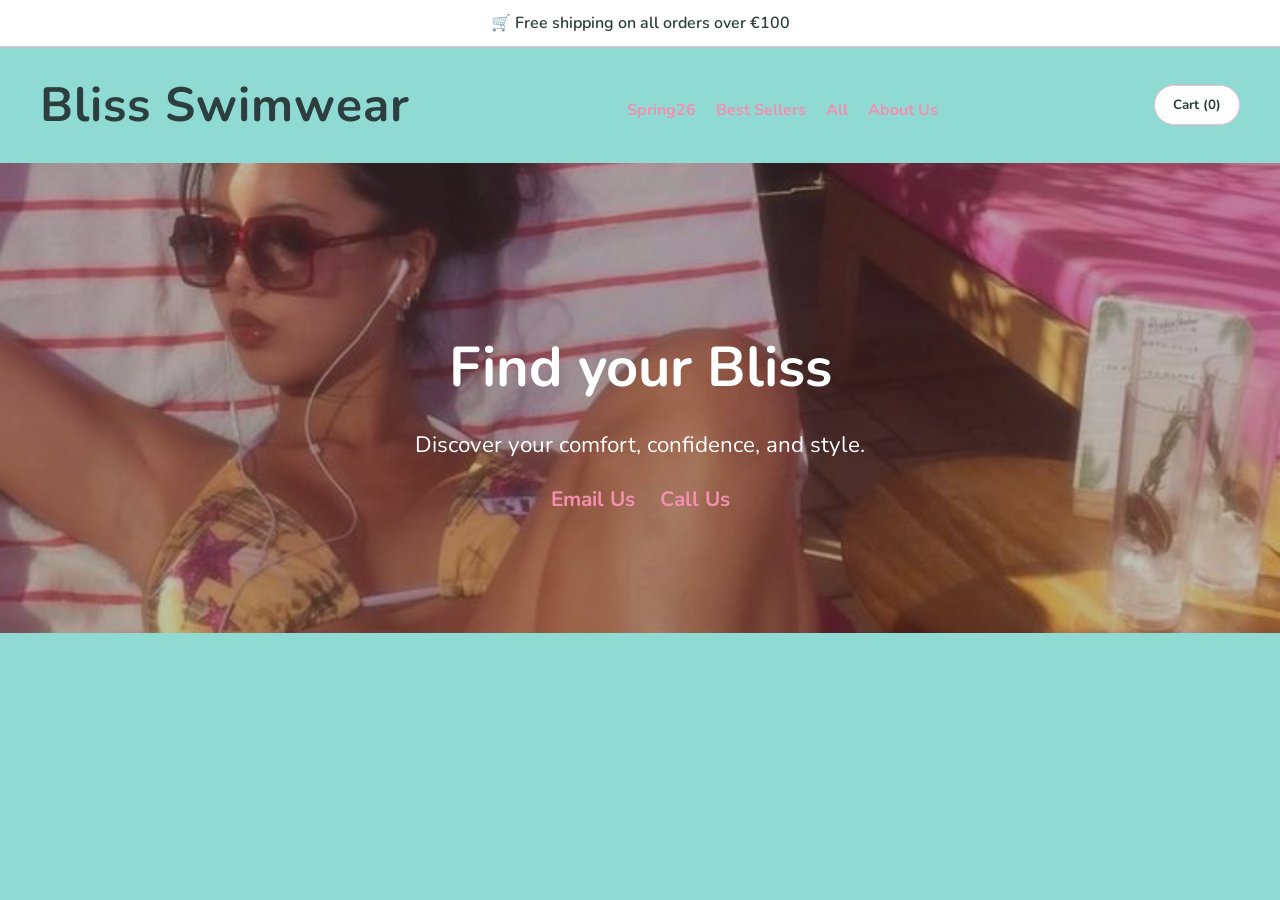
<file: websight/index.html>
<!doctype html>
<html lang="en">
<head>
<meta charset="UTF-8">
<meta name="viewport" content="width=device-width, initial-scale=1.0">
<title>Bliss | Home</title>
<meta name="description" content="Bliss is a modern online bikini store offering stylish, cool and fun beachwear.">

<link href="https://fonts.googleapis.com/css2?family=Nunito:wght@400;700&display=swap" rel="stylesheet">
<link rel="stylesheet" href="style.css">
</head>

<body>

<a href="index.html" class="top-banner">🛒 Free shipping on all orders over €100</a>

<header>
<div class="header-inner">

<h1><a href="index.html">Bliss Swimwear</a></h1>

<nav>
<ul>
<li><a href="spring26.html">Spring26</a></li>
<li><a href="bestsellers.html">Best Sellers</a></li>
<li><a href="all.html">All</a></li>
<li><a href="about.html">About Us</a></li>
</ul>
</nav>

<button class="cart-button" onclick="openCart()">
Cart (<span id="cart-count">0</span>)
</button>

</div>
</header>

<main class="hero">
<h2>Find your Bliss</h2>
<p>Discover your comfort, confidence, and style.</p>

<div class="contact-buttons">
<a href="mailto:info@blissswim.com">Email Us</a>
<a href="tel:+35312345678">Call Us</a>
</div>
</main>

<div id="cart-popup" class="cart-popup">
<div class="cart-box">

<span class="close-cart" onclick="closeCart()">×</span>

<h2>Your Cart</h2>

<ul id="cart-items"></ul>

<p id="cart-total">Total: €0.00</p>

<button onclick="clearCart()">Clear Cart</button>
<button>Checkout</button>

</div>
</div>

<div id="cart-message">Added to cart!</div>

<script src="script.js"></script>

</body>
</html>
</file>
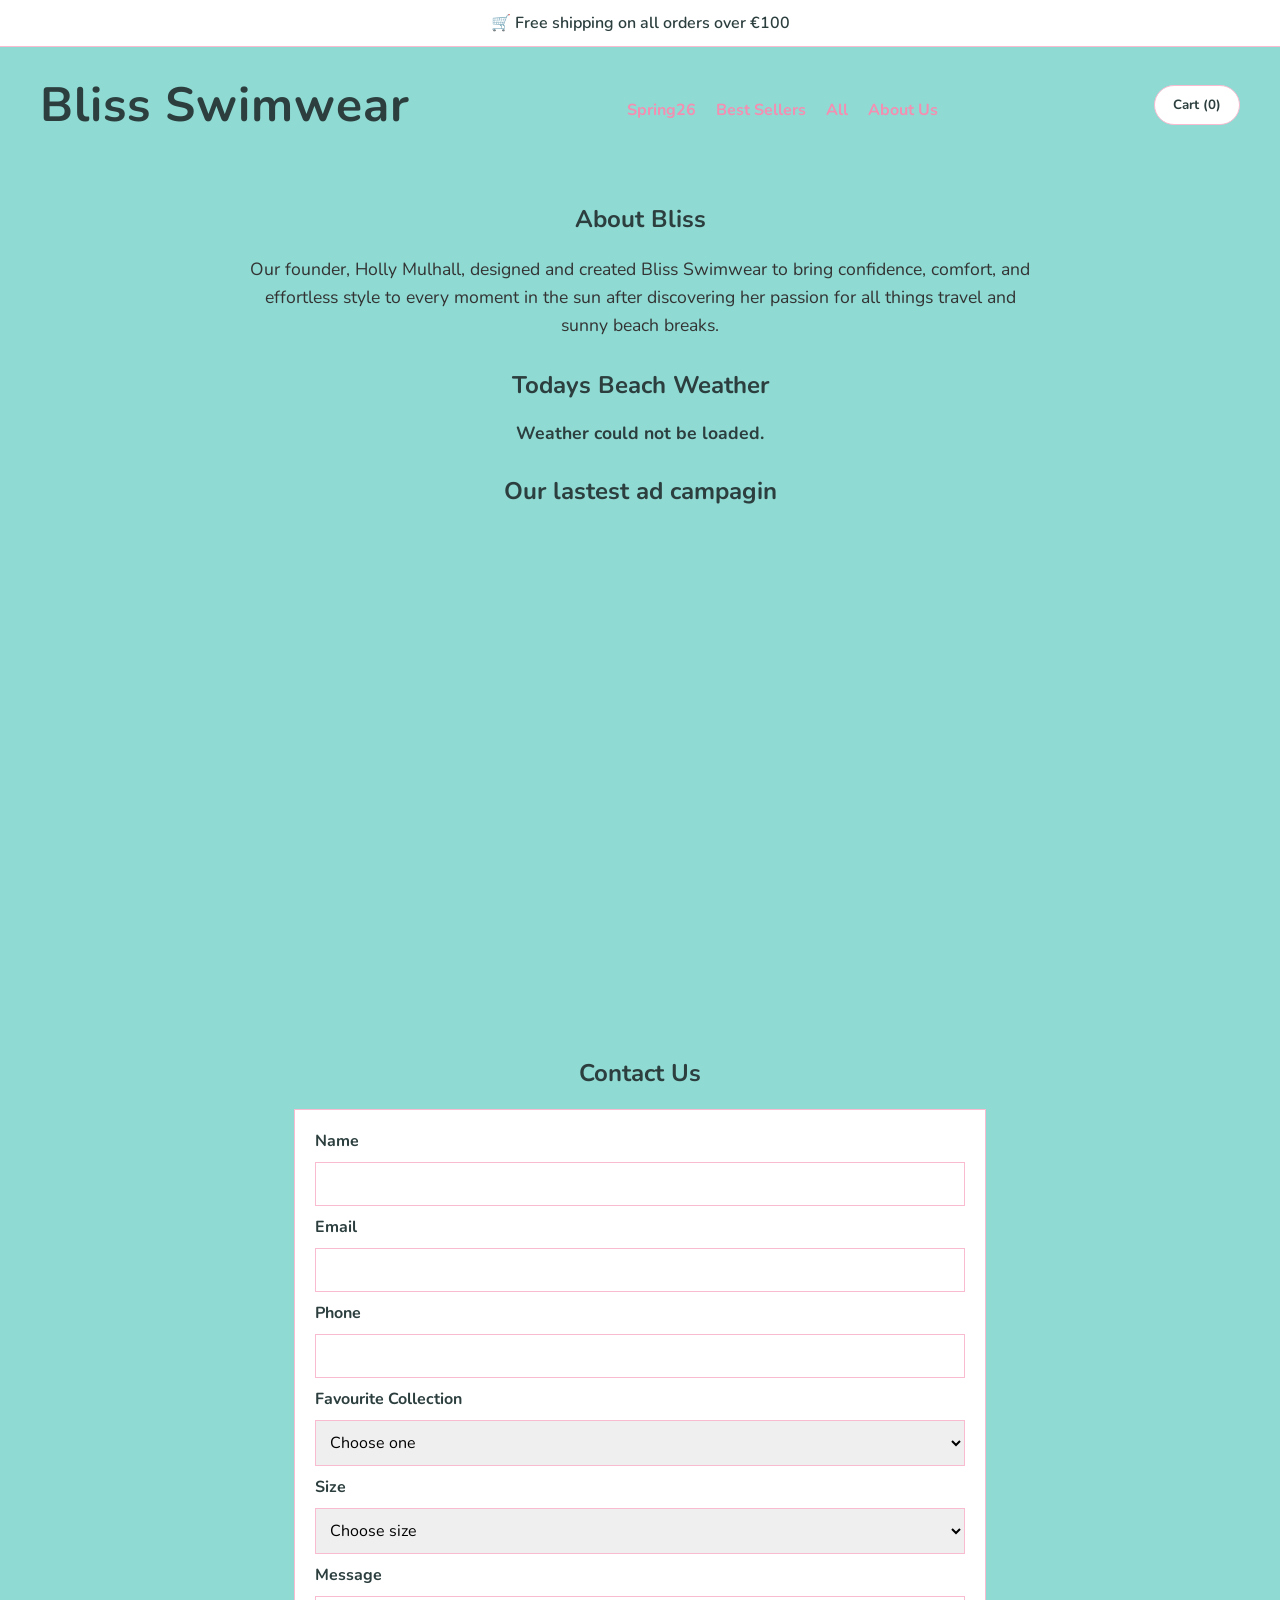
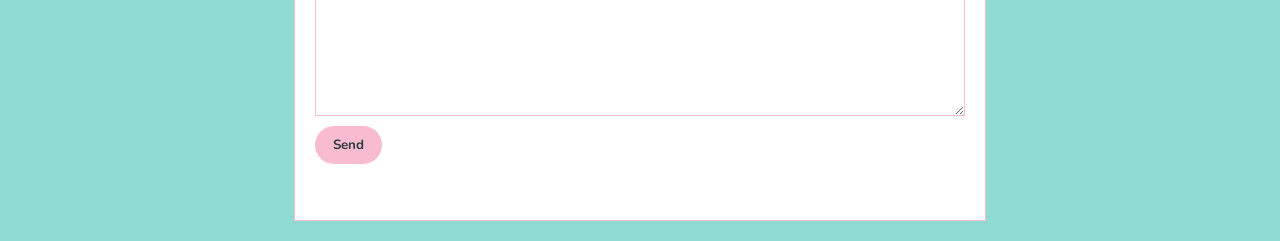
<file: websight/about.html>
<!doctype html>
<html lang="en">
<head>
<meta charset="UTF-8">
<meta name="viewport" content="width=device-width, initial-scale=1.0">
<title>Bliss | About Us</title>
<link href="https://fonts.googleapis.com/css2?family=Nunito:wght@400;700&display=swap" rel="stylesheet">
<link rel="stylesheet" href="style.css">
</head>
<body>

<a href="index.html" class="top-banner">🛒 Free shipping on all orders over €100</a>

<header>
<div class="header-inner">
<h1><a href="index.html">Bliss Swimwear</a></h1>

<nav>
<ul>
<li><a href="spring26.html">Spring26</a></li>
<li><a href="bestsellers.html">Best Sellers</a></li>
<li><a href="all.html">All</a></li>
<li><a href="about.html">About Us</a></li>
</ul>
</nav>

<button class="cart-button" onclick="openCart()">Cart (<span id="cart-count">0</span>)</button>
</div>
</header>

<main>
<h2>About Bliss</h2>

<p class="about-text">
Our founder, Holly Mulhall, designed and created Bliss Swimwear to bring confidence, comfort, and effortless style to every moment in the sun after discovering her passion for all things travel and sunny beach breaks.
</p>

<h2>Todays Beach Weather</h2>
<p id="weather">Loading weather...</p>

<h2>Our lastest ad campagin </h2>

<div class="video-wrap">
  <div class="pinterest-crop">
    <iframe src="https://assets.pinterest.com/ext/embed.html?id=414894184440699321"></iframe>
  </div>
</div>

<h2>Contact Us</h2>

<form id="contact-form" class="contact-form">
<label>Name</label>
<input type="text" id="name">

<label>Email</label>
<input type="email" id="email">

<label>Phone</label>
<input type="text" id="phone">

<label>Favourite Collection</label>
<select id="collection">
<option value="">Choose one</option>
<option>Spring26</option>
<option>Best Sellers</option>
<option>All Products</option>
</select>

<label>Size</label>
<select id="size">
<option value="">Choose size</option>
<option>XS</option>
<option>S</option>
<option>M</option>
<option>L</option>
</select>

<label>Message</label>
<textarea id="message"></textarea>

<button type="submit">Send</button>
<p id="form-message"></p>
</form>

</main>
<div id="cart-popup" class="cart-popup">
<div class="cart-box">
<span class="close-cart" onclick="closeCart()">&times;</span>
<h2>Your Cart</h2>
<ul id="cart-items"></ul>
<div class="cart-footer">
<p id="cart-total">Total: €0.00</p>
<div class="cart-actions">
<button class="clear-cart-btn" onclick="clearCart()">Clear Cart</button>
<button class="checkout-btn">Checkout</button>
</div>
</div>
</div>
</div>

<div id="cart-message">Added to cart!</div>

<script src="script.js"></script>
</body>
</html>
</file>
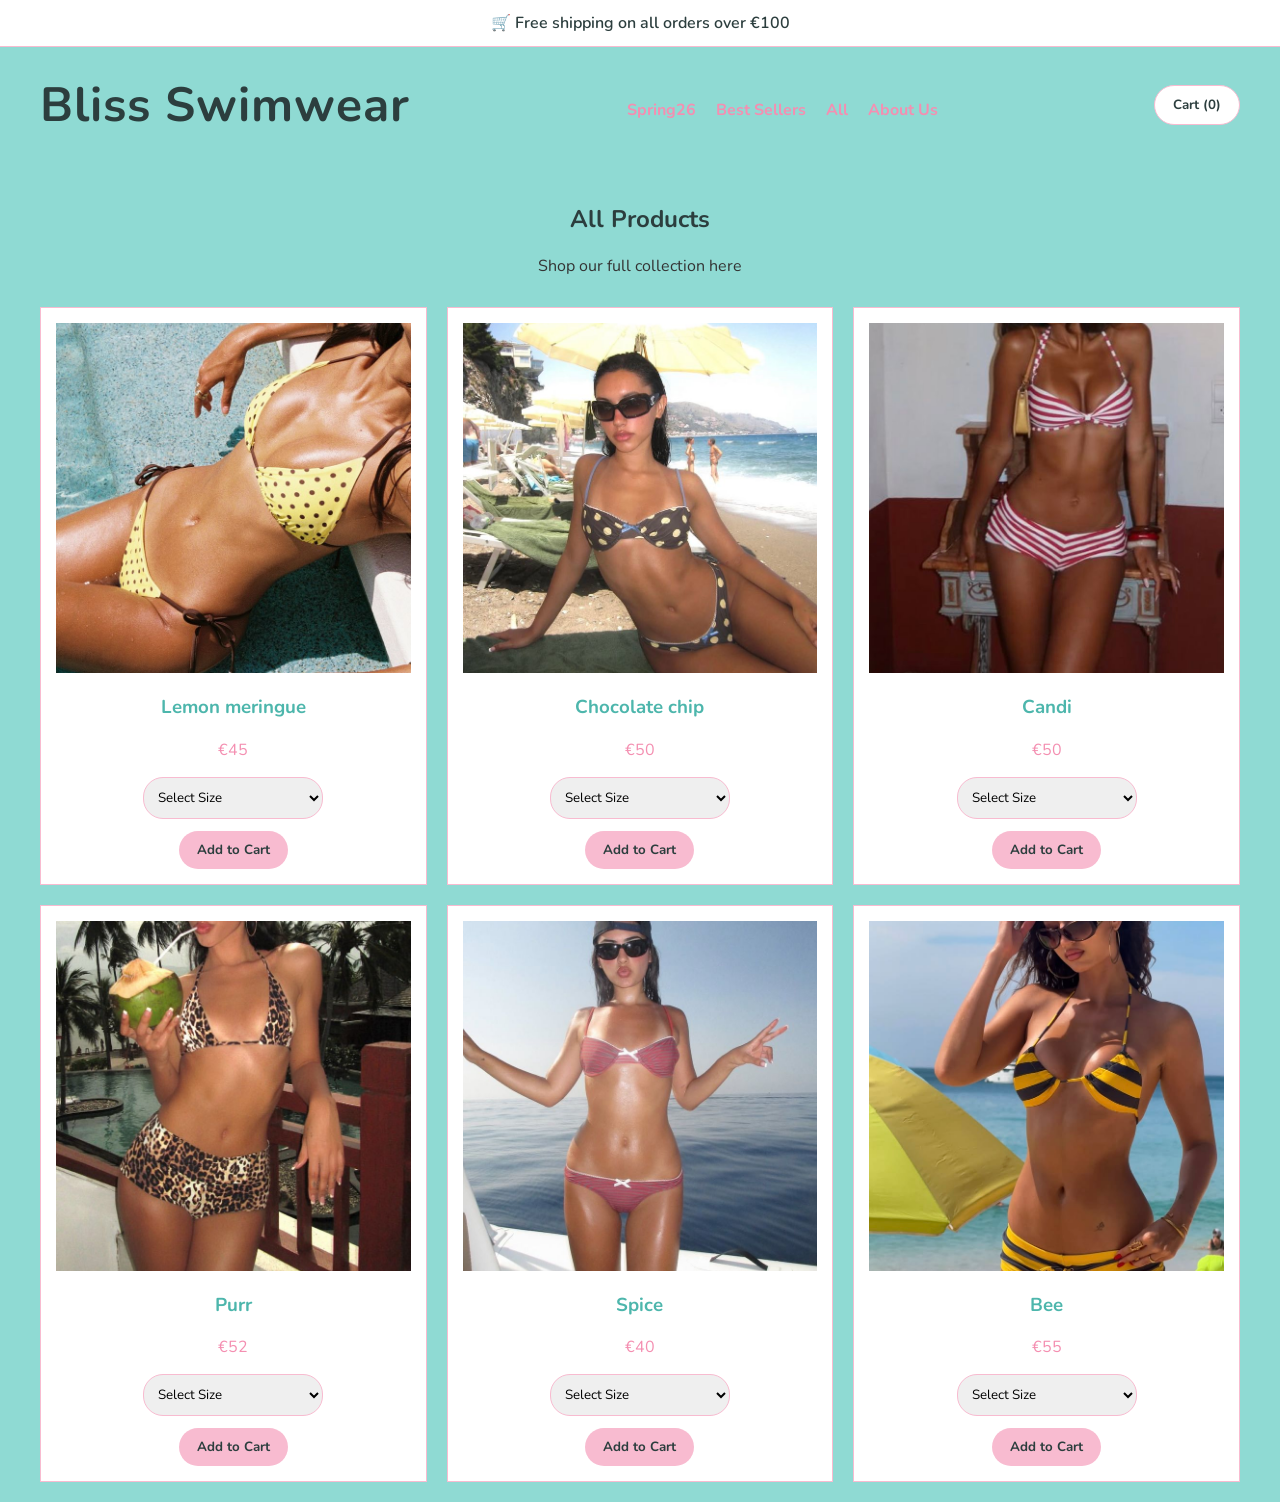
<file: websight/all.html>
<!doctype html>
<html lang="en">
<head>
<meta charset="UTF-8">
<meta name="viewport" content="width=device-width, initial-scale=1.0">
<title>Bliss | All Products</title>
<link href="https://fonts.googleapis.com/css2?family=Nunito:wght@400;700&display=swap" rel="stylesheet">
<link rel="stylesheet" href="style.css">
</head>
<body>

<a href="index.html" class="top-banner">🛒 Free shipping on all orders over €100</a>

<header>
<div class="header-inner">
<h1><a href="index.html">Bliss Swimwear</a></h1>

<nav>
<ul>
<li><a href="spring26.html">Spring26</a></li>
<li><a href="bestsellers.html">Best Sellers</a></li>
<li><a href="all.html">All</a></li>
<li><a href="about.html">About Us</a></li>
</ul>
</nav>

<button class="cart-button" onclick="openCart()">Cart (<span id="cart-count">0</span>)</button>
</div>
</header>

<main>
<h2>All Products</h2>
<p>Shop our full collection here</p>

<div class="product-grid">
<div class="product-card">
<img src="lemon-meringue.jpg" alt="Lemon meringue bikini" class="product-image">
<h3>Lemon meringue</h3>
<p>€45</p>
<select id="size-lemon-all" class="size-select">
<option value="">Select Size</option>
<option value="XS">XS</option>
<option value="S">S</option>
<option value="M">M</option>
<option value="L">L</option>
</select>
<br>
<button onclick="addToCart('Lemon meringue', 45, 'size-lemon-all')">Add to Cart</button>
</div>

<div class="product-card">
<img src="chocolate-chip.jpg" alt="Chocolate chip bikini" class="product-image">
<h3>Chocolate chip</h3>
<p>€50</p>
<select id="size-chocolate-all" class="size-select">
<option value="">Select Size</option>
<option value="XS">XS</option>
<option value="S">S</option>
<option value="M">M</option>
<option value="L">L</option>
</select>
<br>
<button onclick="addToCart('Chocolate chip', 50, 'size-chocolate-all')">Add to Cart</button>
</div>

<div class="product-card">
<img src="candi.jpg" alt="Candi bikini" class="product-image">
<h3>Candi</h3>
<p>€50</p>
<select id="size-candi-all" class="size-select">
<option value="">Select Size</option>
<option value="XS">XS</option>
<option value="S">S</option>
<option value="M">M</option>
<option value="L">L</option>
</select>
<br>
<button onclick="addToCart('Candi', 50, 'size-candi-all')">Add to Cart</button>
</div>

<div class="product-card">
<img src="purr.jpg" alt="Purr bikini" class="product-image">
<h3>Purr</h3>
<p>€52</p>
<select id="size-purr-all" class="size-select">
<option value="">Select Size</option>
<option value="XS">XS</option>
<option value="S">S</option>
<option value="M">M</option>
<option value="L">L</option>
</select>
<br>
<button onclick="addToCart('Purr', 52, 'size-purr-all')">Add to Cart</button>
</div>

<div class="product-card">
<img src="spice.jpg" alt="Spice bikini" class="product-image">
<h3>Spice</h3>
<p>€40</p>
<select id="size-spice-all" class="size-select">
<option value="">Select Size</option>
<option value="XS">XS</option>
<option value="S">S</option>
<option value="M">M</option>
<option value="L">L</option>
</select>
<br>
<button onclick="addToCart('Spice', 40, 'size-spice-all')">Add to Cart</button>
</div>

<div class="product-card">
<img src="bee.jpg" alt="Bee bikini" class="product-image">
<h3>Bee</h3>
<p>€55</p>
<select id="size-bee-all" class="size-select">
<option value="">Select Size</option>
<option value="XS">XS</option>
<option value="S">S</option>
<option value="M">M</option>
<option value="L">L</option>
</select>
<br>
<button onclick="addToCart('Bee', 55, 'size-bee-all')">Add to Cart</button>
</div>
</div>
</main>

<div id="cart-popup" class="cart-popup">
<div class="cart-box">
<span class="close-cart" onclick="closeCart()">&times;</span>
<h2>Your Cart</h2>
<ul id="cart-items"></ul>
<div class="cart-footer">
<p id="cart-total">Total: €0.00</p>
<div class="cart-actions">
<button class="clear-cart-btn" onclick="clearCart()">Clear Cart</button>
<button class="checkout-btn">Checkout</button>
</div>
</div>
</div>
</div>

<div id="cart-message">Added to cart!</div>

<script src="script.js"></script>
</body>
</html>
</file>
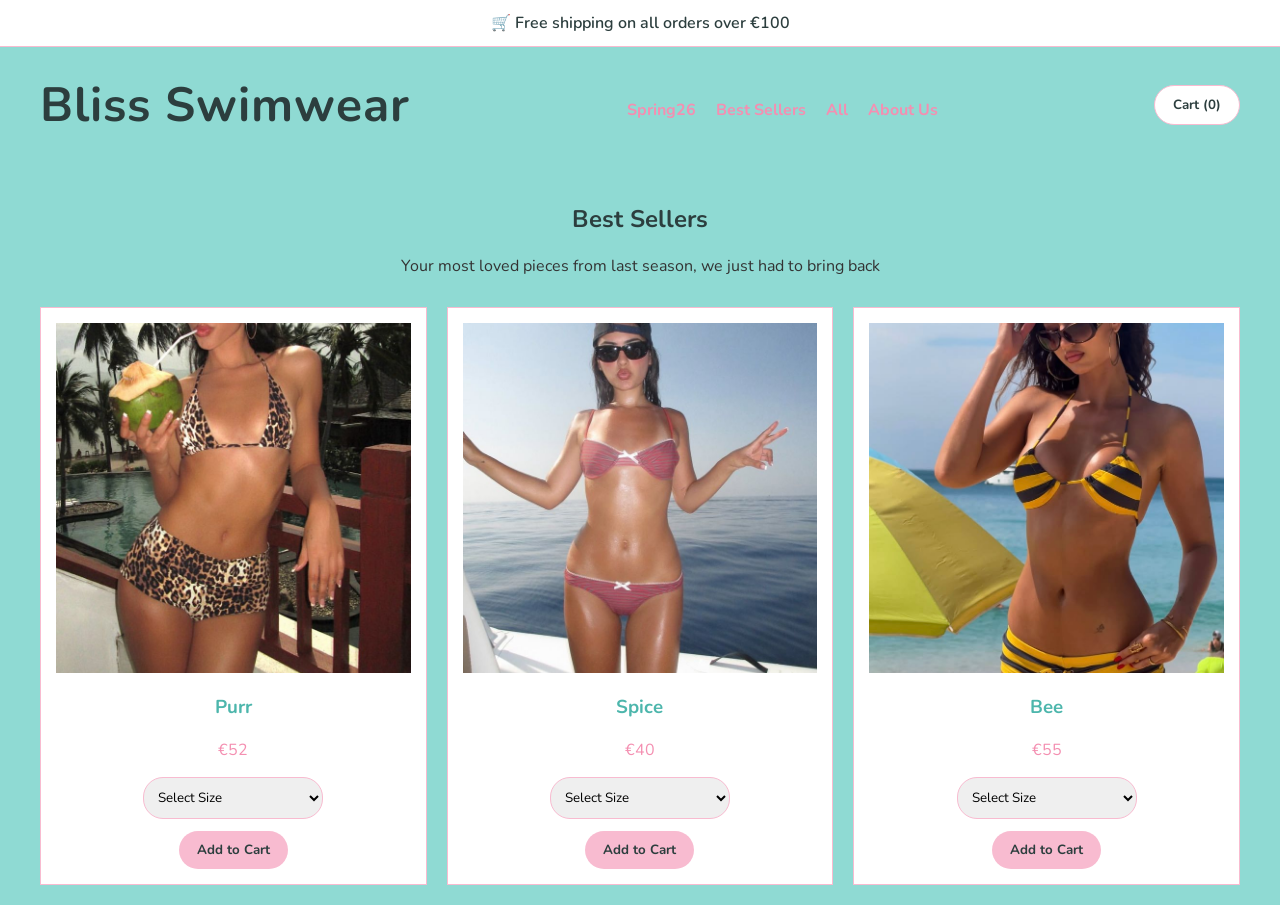
<file: websight/bestsellers.html>
<!doctype html>
<html lang="en">
<head>
<meta charset="UTF-8">
<meta name="viewport" content="width=device-width, initial-scale=1.0">
<title>Bliss | Best Sellers</title>
<link href="https://fonts.googleapis.com/css2?family=Nunito:wght@400;700&display=swap" rel="stylesheet">
<link rel="stylesheet" href="style.css">
</head>
<body>

<a href="index.html" class="top-banner">🛒 Free shipping on all orders over €100</a>

<header>
<div class="header-inner">
<h1><a href="index.html">Bliss Swimwear</a></h1>

<nav>
<ul>
<li><a href="spring26.html">Spring26</a></li>
<li><a href="bestsellers.html">Best Sellers</a></li>
<li><a href="all.html">All</a></li>
<li><a href="about.html">About Us</a></li>
</ul>
</nav>

<button class="cart-button" onclick="openCart()">Cart (<span id="cart-count">0</span>)</button>
</div>
</header>

<main>
<h2>Best Sellers</h2>
<p>Your most loved pieces from last season, we just had to bring back</p>

<div class="product-grid">
<div class="product-card">
<img src="purr.jpg" alt="Purr bikini" class="product-image">
<h3>Purr</h3>
<p>€52</p>
<select id="size-purr" class="size-select">
<option value="">Select Size</option>
<option value="XS">XS</option>
<option value="S">S</option>
<option value="M">M</option>
<option value="L">L</option>
</select>
<br>
<button onclick="addToCart('Purr', 52, 'size-purr')">Add to Cart</button>
</div>

<div class="product-card">
<img src="spice.jpg" alt="Spice bikini" class="product-image">
<h3>Spice</h3>
<p>€40</p>
<select id="size-spice" class="size-select">
<option value="">Select Size</option>
<option value="XS">XS</option>
<option value="S">S</option>
<option value="M">M</option>
<option value="L">L</option>
</select>
<br>
<button onclick="addToCart('Spice', 40, 'size-spice')">Add to Cart</button>
</div>

<div class="product-card">
<img src="bee.jpg" alt="Bee bikini" class="product-image">
<h3>Bee</h3>
<p>€55</p>
<select id="size-bee" class="size-select">
<option value="">Select Size</option>
<option value="XS">XS</option>
<option value="S">S</option>
<option value="M">M</option>
<option value="L">L</option>
</select>
<br>
<button onclick="addToCart('Bee', 55, 'size-bee')">Add to Cart</button>
</div>
</div>
</main>

<div id="cart-popup" class="cart-popup">
<div class="cart-box">
<span class="close-cart" onclick="closeCart()">&times;</span>
<h2>Your Cart</h2>
<ul id="cart-items"></ul>
<div class="cart-footer">
<p id="cart-total">Total: €0.00</p>
<div class="cart-actions">
<button class="clear-cart-btn" onclick="clearCart()">Clear Cart</button>
<button class="checkout-btn">Checkout</button>
</div>
</div>
</div>
</div>

<div id="cart-message">Added to cart!</div>

<script src="script.js"></script>
</body>
</html>
</file>
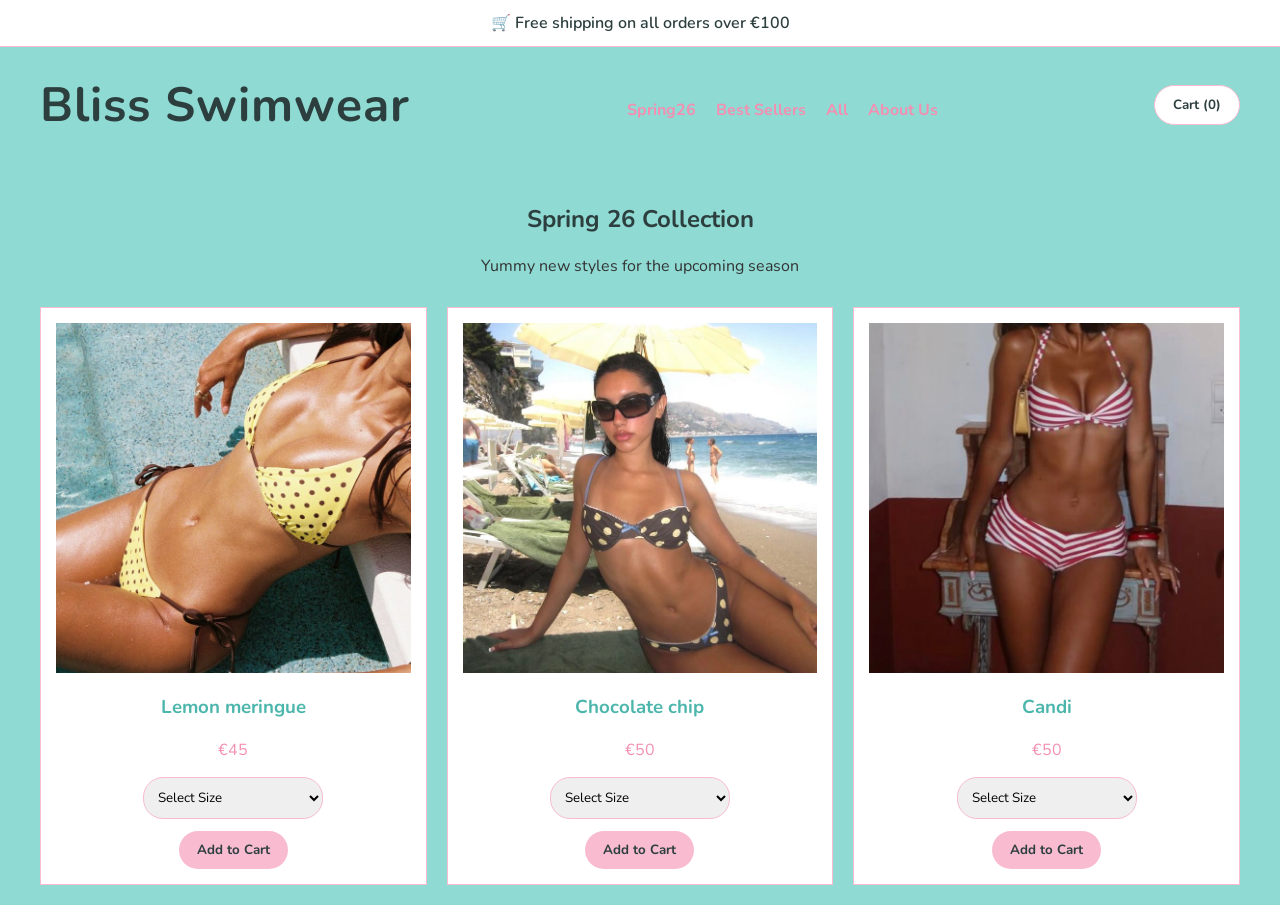
<file: websight/spring26.html>
<!doctype html>
<html lang="en">
<head>
<meta charset="UTF-8">
<meta name="viewport" content="width=device-width, initial-scale=1.0">
<title>Bliss | Spring26</title>
<link href="https://fonts.googleapis.com/css2?family=Nunito:wght@400;700&display=swap" rel="stylesheet">
<link rel="stylesheet" href="style.css">
</head>
<body>

<a href="index.html" class="top-banner">🛒 Free shipping on all orders over €100</a>

<header>
<div class="header-inner">
<h1><a href="index.html">Bliss Swimwear</a></h1>

<nav>
<ul>
<li><a href="spring26.html">Spring26</a></li>
<li><a href="bestsellers.html">Best Sellers</a></li>
<li><a href="all.html">All</a></li>
<li><a href="about.html">About Us</a></li>
</ul>
</nav>

<button class="cart-button" onclick="openCart()">Cart (<span id="cart-count">0</span>)</button>
</div>
</header>

<main>
<h2>Spring 26 Collection</h2>
<p>Yummy new styles for the upcoming season</p>

<div class="product-grid">
<div class="product-card">
<img src="lemon-meringue.jpg" alt="Lemon meringue bikini" class="product-image">
<h3>Lemon meringue</h3>
<p>€45</p>
<select id="size-lemon" class="size-select">
<option value="">Select Size</option>
<option value="XS">XS</option>
<option value="S">S</option>
<option value="M">M</option>
<option value="L">L</option>
</select>
<br>
<button onclick="addToCart('Lemon meringue', 45, 'size-lemon')">Add to Cart</button>
</div>

<div class="product-card">
<img src="chocolate-chip.jpg" alt="Chocolate chip bikini" class="product-image">
<h3>Chocolate chip</h3>
<p>€50</p>
<select id="size-chocolate" class="size-select">
<option value="">Select Size</option>
<option value="XS">XS</option>
<option value="S">S</option>
<option value="M">M</option>
<option value="L">L</option>
</select>
<br>
<button onclick="addToCart('Chocolate chip', 50, 'size-chocolate')">Add to Cart</button>
</div>

<div class="product-card">
<img src="candi.jpg" alt="Candi bikini" class="product-image">
<h3>Candi</h3>
<p>€50</p>
<select id="size-candi" class="size-select">
<option value="">Select Size</option>
<option value="XS">XS</option>
<option value="S">S</option>
<option value="M">M</option>
<option value="L">L</option>
</select>
<br>
<button onclick="addToCart('Candi', 50, 'size-candi')">Add to Cart</button>
</div>
</div>
</main>

<div id="cart-popup" class="cart-popup">
<div class="cart-box">
<span class="close-cart" onclick="closeCart()">&times;</span>
<h2>Your Cart</h2>
<ul id="cart-items"></ul>
<div class="cart-footer">
<p id="cart-total">Total: €0.00</p>
<div class="cart-actions">
<button class="clear-cart-btn" onclick="clearCart()">Clear Cart</button>
<button class="checkout-btn">Checkout</button>
</div>
</div>
</div>
</div>

<div id="cart-message">Added to cart!</div>

<script src="script.js"></script>
</body>
</html>
</file>
<file: websight/style.css>
body {
font-family: 'Nunito', sans-serif;
margin: 0;
padding: 0;
background: #8fdad3;
color: #333;
text-align: center;
}

.top-banner {
display: block;
background: white;
color: #2c3e3e;
text-decoration: none;
padding: 12px;
border-bottom: 1px solid #f8bbd0;
font-weight: 600;
}

.top-banner:hover {
background: #fdf2f7;
color: #ec407a;
}

header {
background: #8fdad3;
padding: 25px 20px;
}

.header-inner {
max-width: 1200px;
margin: auto;
display: flex;
justify-content: space-between;
align-items: center;
flex-wrap: wrap;
gap: 20px;
}

header h1 {
margin: 0;
font-size: 3em;
letter-spacing: 1px;
}

header h1 a {
color: #2c3e3e;
text-decoration: none;
}

header h1 a:visited {
color: #2c3e3e;
}

header h1 a:hover {
color: #f48fb1;
}

header h1 a:active {
color: #2c3e3e;
}

nav ul {
list-style: none;
padding: 0;
margin: 10px 0 0 0;
display: flex;
gap: 20px;
flex-wrap: wrap;
justify-content: center;
}

nav a {
text-decoration: none;
color: #f48fb1;
font-weight: bold;
}

nav a:hover {
color: #ec407a;
}

.cart-button {
background: white;
color: #2c3e3e;
border: 1px solid #f8bbd0;
padding: 10px 18px;
border-radius: 20px;
font-family: 'Nunito', sans-serif;
font-weight: bold;
cursor: pointer;
}

.cart-button:hover {
background: #fdf2f7;
color: #ec407a;
}

main {
padding: 20px;
}

h1, h2, h3 {
color: #2c3e3e;
}

.hero {
background-image: url("bliss-hero.jpg");
background-size: cover;
background-position: center;
background-repeat: no-repeat;
padding: 120px 20px;
color: white;
position: relative;
}

.hero::before {
content: "";
position: absolute;
inset: 0;
background: rgba(0, 0, 0, 0.25);
}

.hero h2,
.hero p,
.hero .contact-buttons {
position: relative;
z-index: 1;
}

.hero h2 {
font-size: 3.5em;
margin-bottom: 10px;
color: white;
}

.hero p {
font-size: 1.4em;
color: white;
margin-bottom: 25px;
}

.contact-buttons {
display: flex;
justify-content: center;
gap: 25px;
flex-wrap: wrap;
}

.contact-buttons a {
color: #f48fb1;
text-decoration: none;
font-weight: bold;
font-size: 1.3em;
}

.contact-buttons a:hover {
color: #ec407a;
text-decoration: underline;
}

.product-grid {
display: grid;
grid-template-columns: repeat(3, 1fr);
gap: 20px;
max-width: 1200px;
margin: 30px auto 0 auto;
}

.product-card {
background: white;
border: 1px solid #f8bbd0;
padding: 15px;
overflow: hidden;
}

.product-card h3 {
color: #4db6ac;
margin-top: 0;
}

.product-card p {
color: #f48fb1;
}

.product-image {
width: 100%;
height: 350px;
object-fit: cover;
object-position: center 70%;
margin-bottom: 15px;
transition: 0.3s;
}

.product-card:hover .product-image {
transform: scale(1.05);
}

.size-select {
width: 100%;
max-width: 180px;
padding: 10px;
margin-bottom: 12px;
border: 1px solid #f8bbd0;
border-radius: 20px;
font-family: 'Nunito', sans-serif;
}

.product-card button,
.clear-cart-btn,
.checkout-btn,
.contact-form button {
background: #f8bbd0;
color: #2c3e3e;
border: none;
padding: 10px 18px;
border-radius: 20px;
font-family: 'Nunito', sans-serif;
font-weight: bold;
cursor: pointer;
}

.product-card button:hover,
.clear-cart-btn:hover,
.checkout-btn:hover,
.remove-btn:hover,
.contact-form button:hover {
background: #f48fb1;
color: white;
}

.cart-popup {
display: none;
position: fixed;
inset: 0;
background: rgba(0, 0, 0, 0.35);
z-index: 9999;
justify-content: flex-end;
}

.cart-box {
background: white;
width: 100%;
max-width: 420px;
height: 100%;
padding: 25px 20px;
text-align: left;
position: relative;
overflow-y: auto;
box-sizing: border-box;
border-left: 1px solid #f8bbd0;
}

.cart-box h2 {
margin-top: 0;
padding-right: 30px;
}

.close-cart {
position: absolute;
top: 12px;
right: 18px;
font-size: 30px;
cursor: pointer;
color: #f48fb1;
}

.close-cart:hover {
color: #ec407a;
}

#cart-items {
list-style: none;
padding: 0;
margin: 20px 0;
}

#cart-items li {
border-bottom: 1px solid #f8bbd0;
padding: 14px 0;
display: flex;
justify-content: space-between;
gap: 10px;
}

.cart-item-info {
flex: 1;
}

.cart-item-name {
font-weight: bold;
margin-bottom: 4px;
}

.cart-item-size,
.cart-item-price {
font-size: 0.95em;
}

.cart-footer {
margin-top: 20px;
padding-top: 15px;
border-top: 1px solid #f8bbd0;
}

#cart-total {
font-weight: bold;
margin-bottom: 15px;
}

.remove-btn {
background: #f8bbd0;
color: #2c3e3e;
border: none;
padding: 6px 10px;
border-radius: 12px;
cursor: pointer;
font-family: 'Nunito', sans-serif;
}

.cart-actions {
display: flex;
gap: 10px;
flex-wrap: wrap;
}

#cart-message {
display: none;
position: fixed;
bottom: 20px;
left: 50%;
transform: translateX(-50%);
background: #f8bbd0;
color: #2c3e3e;
padding: 12px 20px;
border-radius: 20px;
font-weight: bold;
z-index: 10000;
}

.about-text {
max-width: 800px;
margin: 0 auto 30px auto;
font-size: 1.1em;
line-height: 1.6;
}

.contact-form {
max-width: 650px;
margin: 20px auto 0 auto;
display: flex;
flex-direction: column;
gap: 10px;
text-align: left;
background: white;
padding: 20px;
border: 1px solid #f8bbd0;
}

.contact-form label {
font-weight: bold;
color: #2c3e3e;
}

.contact-form input,
.contact-form select,
.contact-form textarea {
padding: 10px;
border: 1px solid #f8bbd0;
font-family: 'Nunito', sans-serif;
font-size: 1em;
box-sizing: border-box;
width: 100%;
}

.contact-form textarea {
resize: vertical;
min-height: 120px;
}

.contact-form button {
width: fit-content;
}

#form-message {
margin-top: 10px;
font-weight: bold;
color: #2c3e3e;
}

#weather {
font-size: 1.1em;
font-weight: bold;
margin-bottom: 30px;
color: #2c3e3e;
}

.video-wrap {
max-width: 800px;
margin: 20px auto 30px auto;
}

.video-wrap iframe {
width: 100%;
max-width: 350px;
height: 600px;
border: none;
}

@media (max-width: 900px) {
.product-grid {
grid-template-columns: repeat(2, 1fr);
}

.header-inner {
justify-content: center;
}

nav {
width: 100%;
}
}

@media (max-width: 600px) {
.product-grid {
grid-template-columns: 1fr;
}

.hero h2 {
font-size: 2.5em;
}

.hero p {
font-size: 1.1em;
}

.cart-box {
max-width: 100%;
}

header h1 {
font-size: 2.3em;
}

.contact-form {
padding: 15px;
}

.video-wrap iframe {
min-height: 220px;
}
}

.pinterest-crop {
width: 350px;
height: 500px;
overflow: hidden;
margin: auto;
}

.pinterest-crop iframe {
width: 350px;
height: 700px;
border: none;
}
</file>
